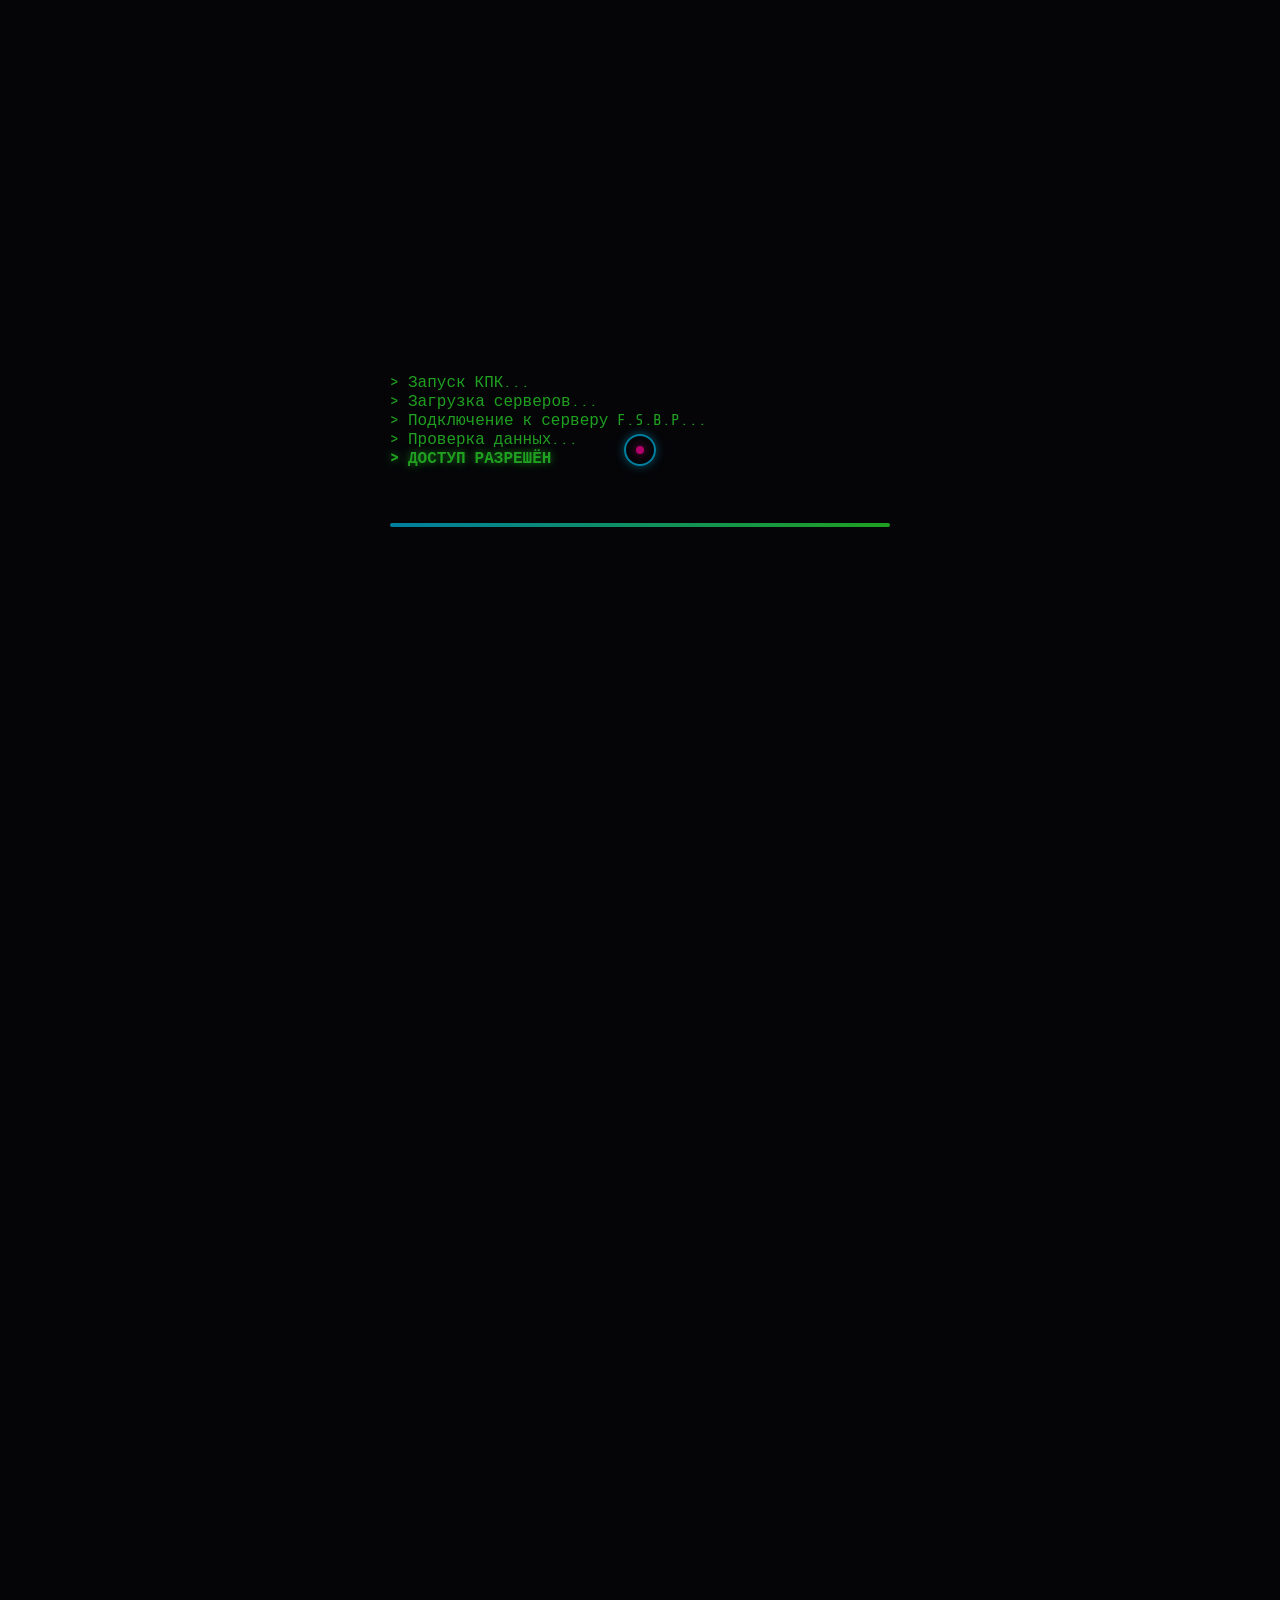
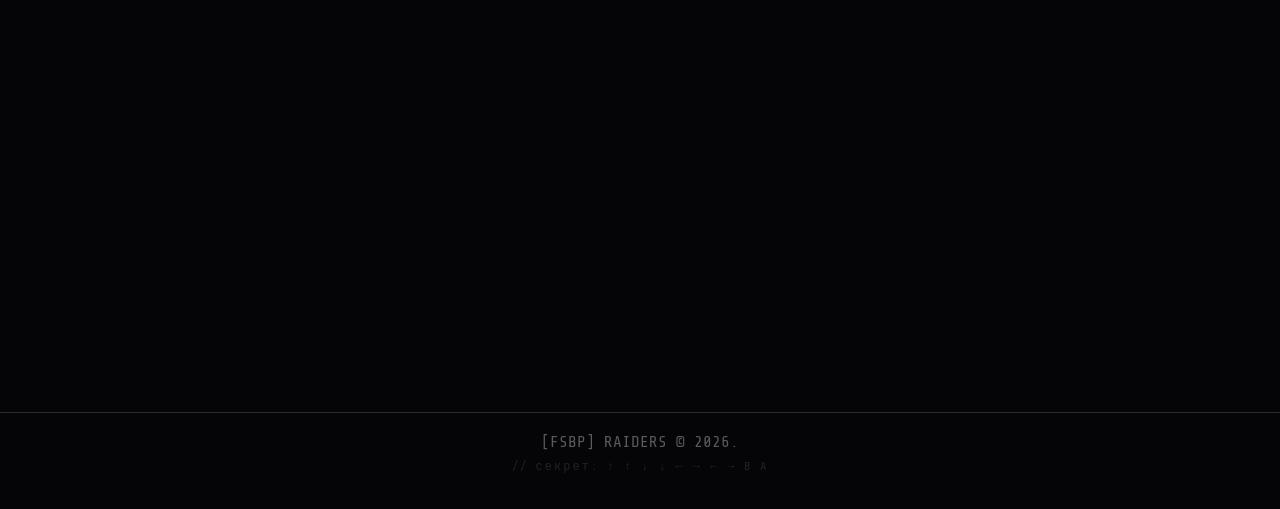
<file: index.html>
<!DOCTYPE html>
<html lang="ru" data-theme="cyberpunk">
<head>
    <meta charset="UTF-8">
    <meta name="viewport" content="width=device-width, initial-scale=1.0">
    <title>Клан Рейдеры [FSBP] | Stalzone</title>

    <!-- SEO -->
    <meta name="description" content="Клан Рейдеры [FSBP] — молодой клан с опытным руководством в Stalzone. Набор открыт. Присоединяйся!">
    <link rel="canonical" href="https://svatushka.github.io/Raiders-sz/">

    <!-- Open Graph -->
    <meta property="og:type" content="website">
    <meta property="og:title" content="Клан Рейдеры [FSBP] | Stalzone">
    <meta property="og:description" content="Молодой клан с опытным руководством. Набор открыт.">
    <meta property="og:image" content="https://svatushka.github.io/Raiders-sz/cover.jpg">
    <meta property="og:url" content="https://svatushka.github.io/Raiders-sz/">

    <!-- Twitter -->
    <meta name="twitter:card" content="summary_large_image">
    <meta name="twitter:title" content="Клан Рейдеры [FSBP]">
    <meta name="twitter:description" content="Молодой клан с опытным руководством. Набор открыт.">
    <meta name="twitter:image" content="https://svatushka.github.io/Raiders-sz/images/cover.jpg">

    <!-- Favicon -->
    <link rel="icon" type="image/png" sizes="32x32" href="images/okno.png?v=4">
    <link rel="icon" type="image/png" sizes="16x16" href="images/okno.png?v=4">
    <link rel="apple-touch-icon" href="images/okno.png?v=4">
    <link rel="shortcut icon" href="images/okno.png?v=4">

    <!-- Fonts + CSS -->
    <link rel="preconnect" href="https://fonts.googleapis.com">
    <link rel="preconnect" href="https://fonts.gstatic.com" crossorigin>
    <link href="https://fonts.googleapis.com/css2?family=Rajdhani:wght@400;600;700&family=Share+Tech+Mono&display=swap" rel="stylesheet">
    <link href="https://unpkg.com/aos@2.3.1/dist/aos.css" rel="stylesheet">
    <link rel="stylesheet" href="style.css">
</head>
<body>

    <div id="scroll-progress"></div>
    
    <!-- ================= PRELOADER ================= -->
    <div id="preloader">
        <div class="preloader-terminal">
            <div class="preloader-lines">
                <div class="preloader-line">> Запуск КПК...</div>
                <div class="preloader-line">> Загрузка серверов...</div>
                <div class="preloader-line">> Подключение к серверу F.S.B.P...</div>
                <div class="preloader-line">> Проверка данных...</div>
                <div class="preloader-line">> ДОСТУП РАЗРЕШЁН</div>
            </div>
            <div class="preloader-bar">
                <div class="preloader-bar-fill"></div>
            </div>
        </div>
    </div>

    <!-- ================= ЭМЕРДЖЕНСИ-БАННЕР (Konami) ================= -->
    <div id="emission-warning">⚠ ВНИМАНИЕ: ВЫБРОС! ⚠</div>

    <!-- ================= КАСТОМНЫЙ КУРСОР ================= -->
    <div class="cursor-dot"></div>
    <div class="cursor-ring"></div>

    <!-- ================= НАВИГАЦИЯ ================= -->
    <nav class="main-nav" aria-label="Основная навигация">
        <a href="./" class="active">Главная</a>
        <a href="roster.html">Состав</a>
        <a href="gallery.html">Галерея</a>
    </nav>

    <!-- ================= ПЕРЕКЛЮЧАТЕЛЬ ТЕМ ================= -->
    <div class="theme-switcher" role="group" aria-label="Смена темы">
        <button data-theme="cyberpunk" class="theme-btn active" title="Киберпанк" aria-label="Киберпанк"></button>
        <button data-theme="stalker" class="theme-btn" title="Сталкер" aria-label="Сталкер"></button>
        <button data-theme="matrix" class="theme-btn" title="Матрица" aria-label="Матрица"></button>
    </div>

    <!-- ================= ОБЁРТКА КОНТЕНТА ДЛЯ SHAKE ================= -->
    <div id="page-shake">

        <!-- ================= ШАПКА ================= -->
        <header class="hero">
            <div class="hero-overlay"></div>
            <div class="hero-content" data-aos="zoom-in" data-aos-duration="1500">
                <h1 class="glitch-text">Reiders [FSBP]</h1>
                <p class="subtitle"><span id="typewriter-text"></span><span class="cursor">_</span></p>
                <div class="clan-uptime">
                    <span class="uptime-label">> КЛАН АКТИВЕН:</span>
                    <span id="uptime-display">Загрузка данных...</span>
                </div>
            </div>
        </header>

        <!-- ================= О НАС ================= -->
        <section class="clan-info" data-aos="fade-right">
            <div class="info-container">
                <img src="images/avatar.png" alt="Аватар клана" class="clan-avatar" loading="lazy">
                <div class="info-text">
                    <h2>О нас</h2>
                    <p>Мы — молодой клан с опытным руководством. Наша команда состоит из проверенных наемников, имеющих за плечами большой опыт в клановой жизни.</p>
                </div>
            </div>
        </section>

        <!-- ================= БЫСТРЫЕ ССЫЛКИ ================= -->
        <section class="quick-links">
            <div class="quick-links-grid">
                <a href="roster.html" class="quick-link-card" data-aos="fade-up" data-aos-delay="100">
                    <div class="quick-link-icon">▣</div>
                    <h3>Состав клана</h3>
                    <p>Кто держит Зону под контролем</p>
                    <span class="quick-link-arrow">→</span>
                </a>
                <a href="gallery.html" class="quick-link-card" data-aos="fade-up" data-aos-delay="200">
                    <div class="quick-link-icon">◈</div>
                    <h3>Галерея / История</h3>
                    <p>Хроники клана и скриншотики</p>
                    <span class="quick-link-arrow">→</span>
                </a>
            </div>
        </section>

        <!-- ================= DISCORD CTA ================= -->
        <section class="discord-section" id="apply" data-aos="fade-up">
            <h2 class="section-title">Вступить в клан</h2>
            <div class="discord-cta">
                <p class="discord-cta-text">Готов присоединиться к рейдерам? Заходи в наш Discord — там живое общение, брифинги и приём в состав.</p>
                <a href="https://discord.gg/ВАШ_ИНВАЙТ" target="_blank" rel="noopener" class="discord-btn">
                    <svg viewBox="0 0 127.14 96.36" fill="currentColor" aria-hidden="true">
                        <path d="M107.7 8.07A105.15 105.15 0 0 0 81.47 0a72.06 72.06 0 0 0-3.36 6.83 97.68 97.68 0 0 0-29.11 0A72.37 72.37 0 0 0 45.64 0a105.89 105.89 0 0 0-26.25 8.09C2.79 32.65-1.71 56.6.54 80.21a105.73 105.73 0 0 0 32.17 16.15 77.7 77.7 0 0 0 6.89-11.11 68.42 68.42 0 0 1-10.85-5.18c.91-.66 1.8-1.34 2.66-2a75.57 75.57 0 0 0 64.32 0c.87.71 1.76 1.39 2.66 2a68.68 68.68 0 0 1-10.87 5.19 77 77 0 0 0 6.89 11.1 105.25 105.25 0 0 0 32.19-16.14c2.64-27.38-4.51-51.11-18.9-72.15ZM42.45 65.69C36.18 65.69 31 60 31 53s5-12.74 11.43-12.74S54 46 53.89 53s-5.05 12.69-11.44 12.69Zm42.24 0C78.41 65.69 73.25 60 73.25 53s5-12.74 11.44-12.74S96.23 46 96.12 53s-5.04 12.69-11.43 12.69Z"/>
                    </svg>
                    ВСТУПИТЬ В DISCORD
                </a>
            </div>
        </section>

        <!-- ================= FAQ ================= -->
        <section class="faq-section" data-aos="fade-up">
            <h2 class="section-title">FAQ</h2>
            <div class="faq-list">
                <details class="faq-item">
                    <summary class="faq-question">Как попасть в клан?</summary>
                    <div class="faq-answer">
                        <p>Кинуть заявку клана в игре / потом в дс канале.</p>
                    </div>
                </details>
                <details class="faq-item">
                    <summary class="faq-question">Какое наше расписание?</summary>
                    <div class="faq-answer">
                        <p>3/7 с 20:00 - 21:35.</p>
                    </div>
                </details>
            </div>
        </section>

        <!-- ================= ПОДВАЛ ================= -->
        <footer>
            <p>[FSBP] RAIDERS © 2026.</p>
            <p class="konami-hint">// секрет: ↑ ↑ ↓ ↓ ← → ← → B A</p>
        </footer>

    </div>

    <!-- Кнопка "Наверх" -->
    <button id="back-to-top" aria-label="Наверх">
        <span class="glitch-arrow">↑</span>
    </button>

    <script src="https://unpkg.com/aos@2.3.1/dist/aos.js"></script>
    <script src="script.js"></script>
</body>
</html>
</file>
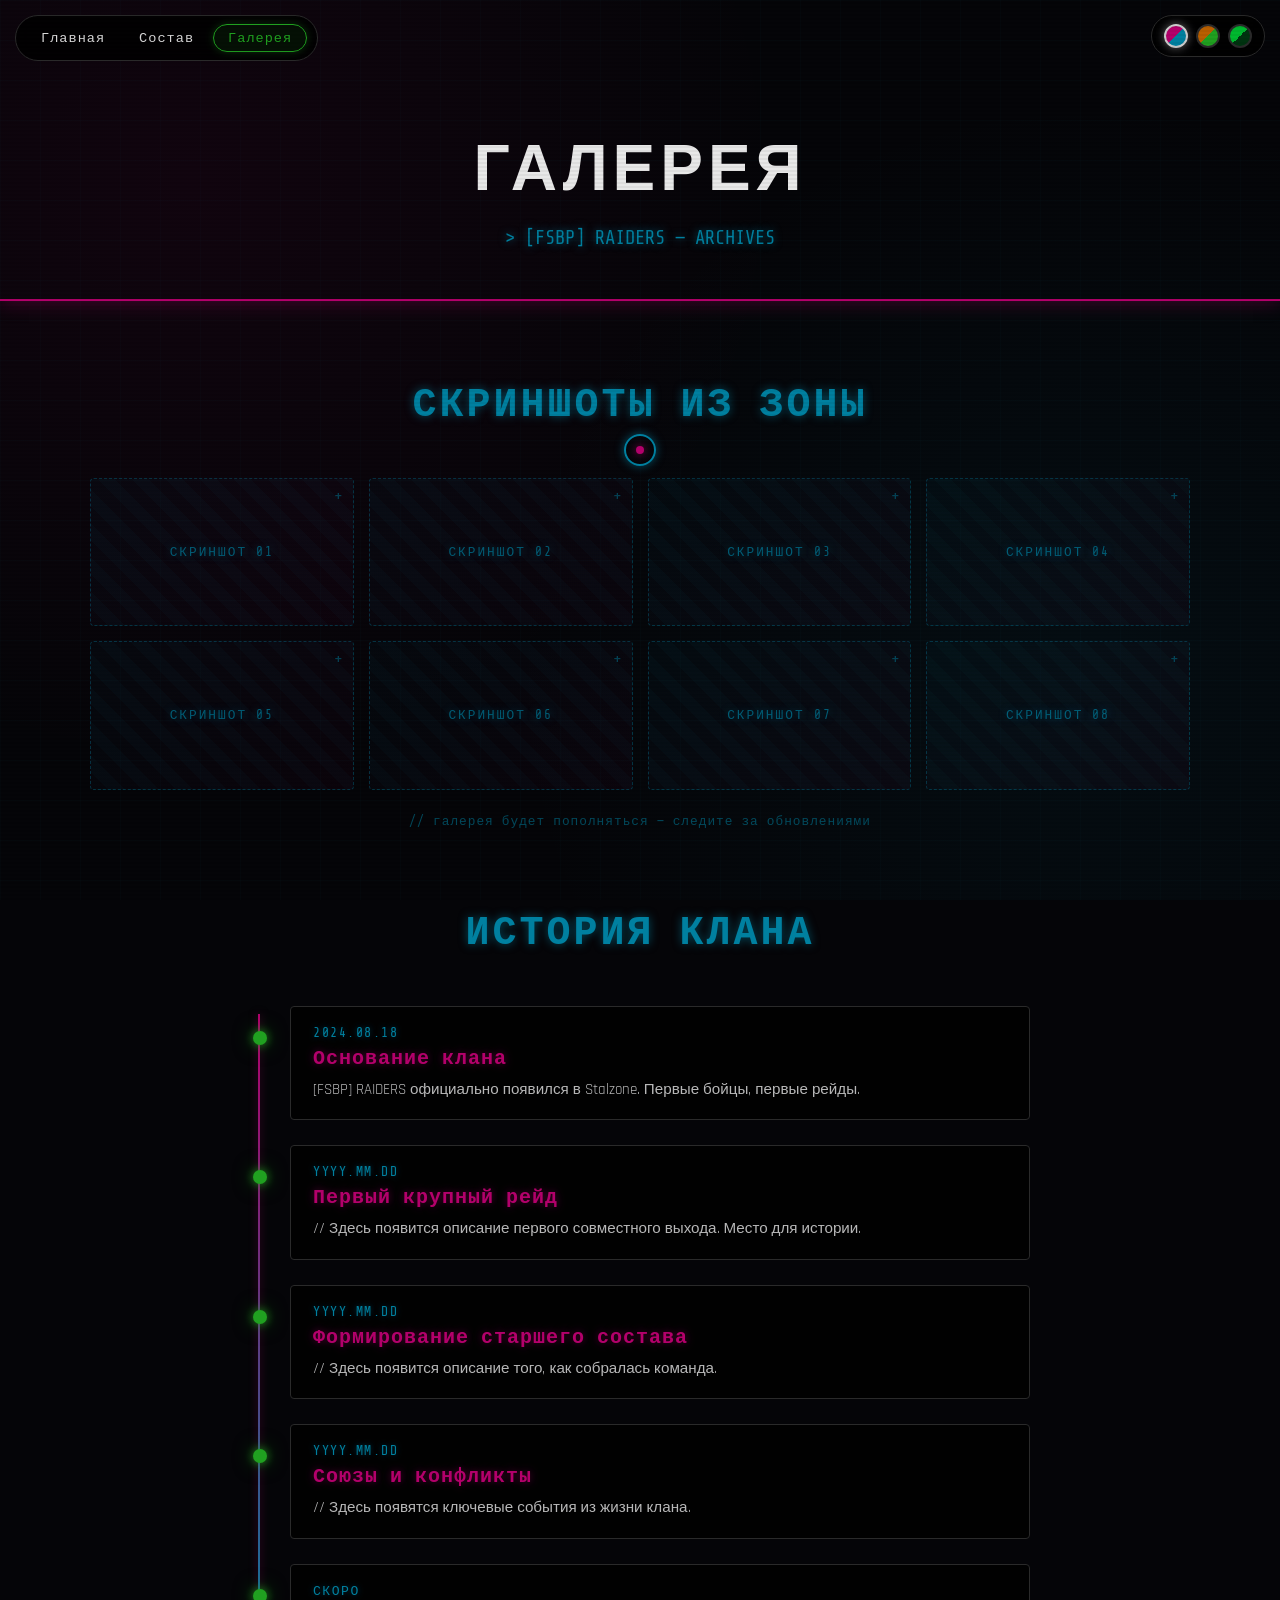
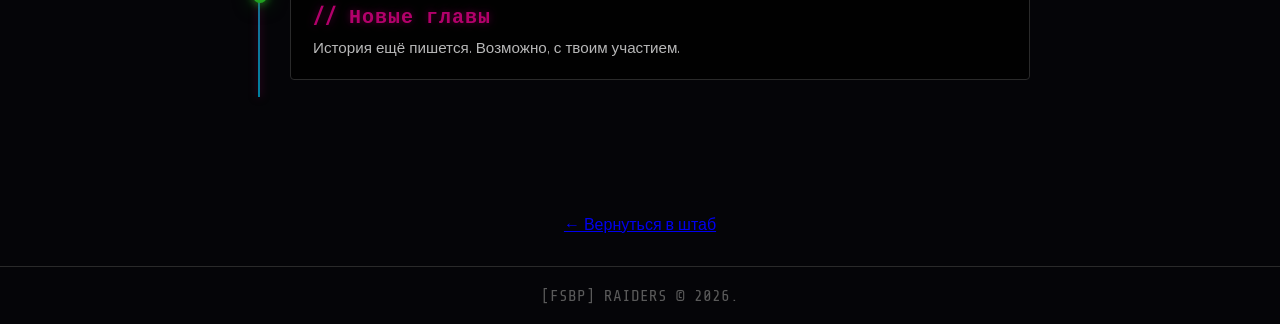
<file: gallery.html>
<!DOCTYPE html>
<html lang="ru" data-theme="cyberpunk">
<head>
    <meta charset="UTF-8">
    <meta name="viewport" content="width=device-width, initial-scale=1.0">
    <title>Галерея и история | Клан Рейдеры [FSBP]</title>

    <meta name="description" content="Скриншоты из жизни клана Рейдеры [FSBP] и хроники Зоны — история клана в датах и событиях.">
    <link rel="canonical" href="https://svatushka.github.io/Raiders-sz/gallery.html">

    <meta property="og:type" content="website">
    <meta property="og:title" content="Галерея и история | Клан Рейдеры [FSBP]">
    <meta property="og:description" content="Хроники клана в скриншотах и датах.">
    <meta property="og:image" content="https://svatushka.github.io/Raiders-sz/cover.jpg">
    <meta property="og:url" content="https://svatushka.github.io/Raiders-sz/gallery.html">

    <link rel="icon" type="image/png" sizes="32x32" href="images/okno.png?v=4">
    <link rel="icon" type="image/png" sizes="16x16" href="images/okno.png?v=4">
    <link rel="apple-touch-icon" href="images/okno.png?v=4">
    <link rel="shortcut icon" href="images/okno.png?v=4">

    <link rel="preconnect" href="https://fonts.googleapis.com">
    <link rel="preconnect" href="https://fonts.gstatic.com" crossorigin>
    <link href="https://fonts.googleapis.com/css2?family=Rajdhani:wght@400;600;700&family=Share+Tech+Mono&display=swap" rel="stylesheet">
    <link href="https://unpkg.com/aos@2.3.1/dist/aos.css" rel="stylesheet">
    <link rel="stylesheet" href="style.css">
</head>
<body>

    <div id="scroll-progress"></div>

    <div class="cursor-dot"></div>
    <div class="cursor-ring"></div>

    <nav class="main-nav" aria-label="Основная навигация">
        <a href="./">Главная</a>
        <a href="roster.html">Состав</a>
        <a href="gallery.html" class="active">Галерея</a>
    </nav>

    <div class="theme-switcher" role="group" aria-label="Смена темы">
        <button data-theme="cyberpunk" class="theme-btn active" title="Киберпанк" aria-label="Киберпанк"></button>
        <button data-theme="stalker" class="theme-btn" title="Сталкер" aria-label="Сталкер"></button>
        <button data-theme="matrix" class="theme-btn" title="Матрица" aria-label="Матрица"></button>
    </div>

    <div id="page-shake">

        <header class="page-header">
            <h1 class="glitch-text">Галерея</h1>
            <p class="subtitle">&gt; [FSBP] RAIDERS — ARCHIVES</p>
        </header>

        <!-- ГАЛЕРЕЯ (заглушки) -->
        <section class="gallery-section" id="gallery">
            <h2 class="section-title" data-aos="fade-up">Скриншоты из Зоны</h2>
            <div class="gallery-grid" data-aos="fade-up">
                <div class="gallery-item placeholder"><span>СКРИНШОТ 01</span></div>
                <div class="gallery-item placeholder"><span>СКРИНШОТ 02</span></div>
                <div class="gallery-item placeholder"><span>СКРИНШОТ 03</span></div>
                <div class="gallery-item placeholder"><span>СКРИНШОТ 04</span></div>
                <div class="gallery-item placeholder"><span>СКРИНШОТ 05</span></div>
                <div class="gallery-item placeholder"><span>СКРИНШОТ 06</span></div>
                <div class="gallery-item placeholder"><span>СКРИНШОТ 07</span></div>
                <div class="gallery-item placeholder"><span>СКРИНШОТ 08</span></div>
            </div>
            <p class="gallery-note">// галерея будет пополняться — следите за обновлениями</p>
        </section>

        <!-- ИСТОРИЯ КЛАНА (заглушки) -->
        <section class="timeline-section" id="history">
            <h2 class="section-title" data-aos="fade-up">История клана</h2>
            <div class="timeline">
                <div class="timeline-item" data-aos="fade-right">
                    <div class="timeline-date">2024.08.18</div>
                    <h3>Основание клана</h3>
                    <p>[FSBP] RAIDERS официально появился в Stalzone. Первые бойцы, первые рейды.</p>
                </div>
                <div class="timeline-item" data-aos="fade-right">
                    <div class="timeline-date">YYYY.MM.DD</div>
                    <h3>Первый крупный рейд</h3>
                    <p>// Здесь появится описание первого совместного выхода. Место для истории.</p>
                </div>
                <div class="timeline-item" data-aos="fade-right">
                    <div class="timeline-date">YYYY.MM.DD</div>
                    <h3>Формирование старшего состава</h3>
                    <p>// Здесь появится описание того, как собралась команда.</p>
                </div>
                <div class="timeline-item" data-aos="fade-right">
                    <div class="timeline-date">YYYY.MM.DD</div>
                    <h3>Союзы и конфликты</h3>
                    <p>// Здесь появятся ключевые события из жизни клана.</p>
                </div>
                <div class="timeline-item" data-aos="fade-right">
                    <div class="timeline-date">СКОРО</div>
                    <h3>// Новые главы</h3>
                    <p>История ещё пишется. Возможно, с твоим участием.</p>
                </div>
            </div>
        </section>

        <section class="roster-back-section" data-aos="fade-up">
            <a href="./" class="error-back">← Вернуться в штаб</a>
        </section>

        <footer>
            <p>[FSBP] RAIDERS © 2026.</p>
        </footer>

    </div>

    <button id="back-to-top" aria-label="Наверх">
        <span class="glitch-arrow">↑</span>
    </button>

    <script src="https://unpkg.com/aos@2.3.1/dist/aos.js"></script>
    <script src="script.js"></script>
</body>
</html>
</file>
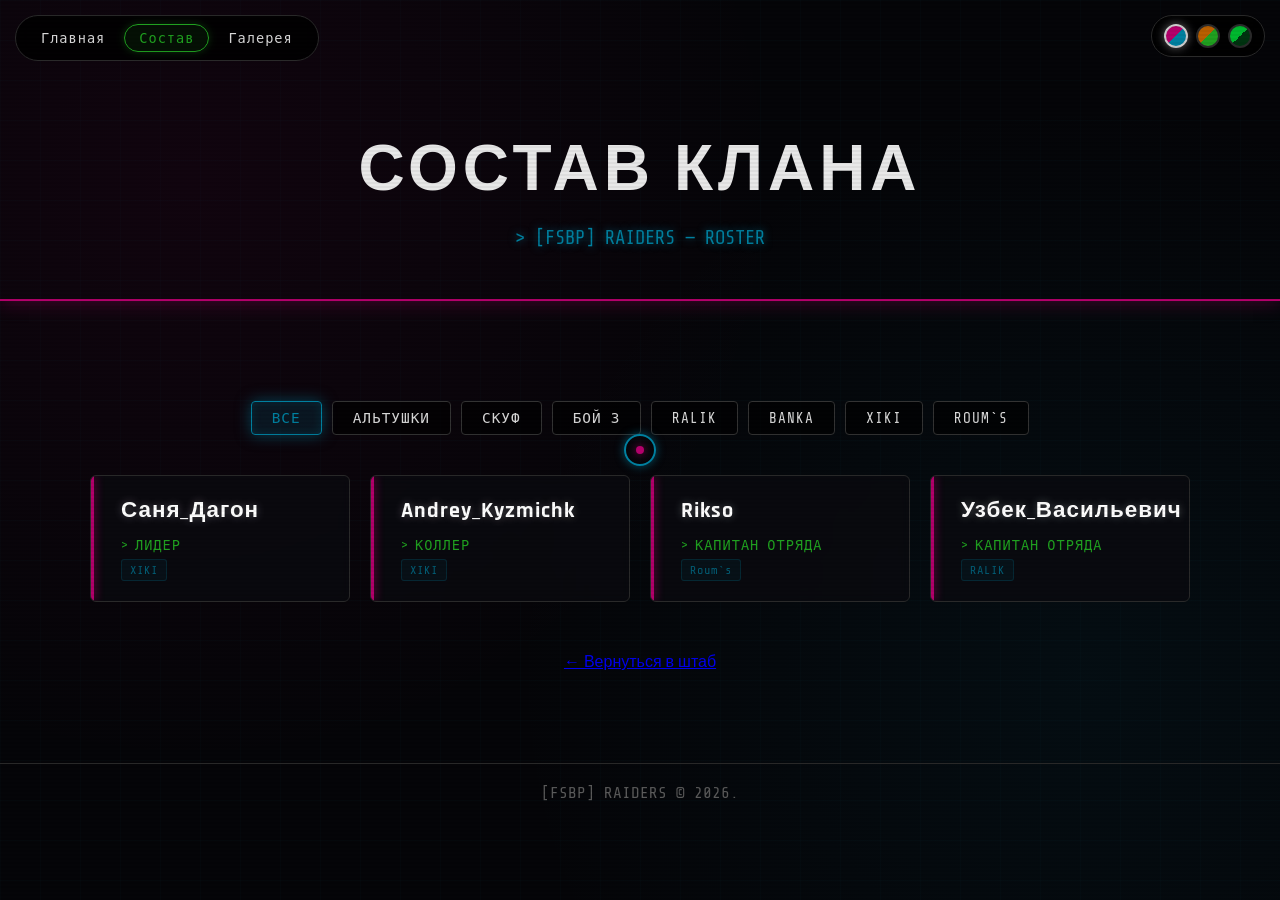
<file: roster.html>
<!DOCTYPE html>
<html lang="ru" data-theme="cyberpunk">
<head>
    <meta charset="UTF-8">
    <meta name="viewport" content="width=device-width, initial-scale=1.0">
    <title>Состав клана | Клан Рейдеры [FSBP]</title>

    <meta name="description" content="Старший состав клана Рейдеры [FSBP]. Лидер, коллер, штурмовики, хакеры и снайперы — кто стоит на страже Зоны.">
    <link rel="canonical" href="https://svatushka.github.io/Raiders-sz/roster.html">

    <meta property="og:type" content="website">
    <meta property="og:title" content="Старший состав | Клан Рейдеры [FSBP]">
    <meta property="og:description" content="Кто стоит на страже Зоны — полный состав клана.">
    <meta property="og:image" content="https://svatushka.github.io/Raiders-sz/cover.jpg">
    <meta property="og:url" content="https://svatushka.github.io/Raiders-sz/roster.html">

    <link rel="icon" type="image/png" sizes="32x32" href="images/okno.png?v=4">
    <link rel="icon" type="image/png" sizes="16x16" href="images/okno.png?v=4">
    <link rel="apple-touch-icon" href="images/okno.png?v=4">
    <link rel="shortcut icon" href="images/okno.png?v=4">

    <link rel="preconnect" href="https://fonts.googleapis.com">
    <link rel="preconnect" href="https://fonts.gstatic.com" crossorigin>
    <link href="https://fonts.googleapis.com/css2?family=Rajdhani:wght@400;600;700&family=Share+Tech+Mono&display=swap" rel="stylesheet">
    <link href="https://unpkg.com/aos@2.3.1/dist/aos.css" rel="stylesheet">
    <link rel="stylesheet" href="style.css">
</head>
<body>

    <div id="scroll-progress"></div>

    <div class="cursor-dot"></div>
    <div class="cursor-ring"></div>

    <nav class="main-nav" aria-label="Основная навигация">
        <a href="./">Главная</a>
        <a href="roster.html" class="active">Состав</a>
        <a href="gallery.html">Галерея</a>
    </nav>

    <div class="theme-switcher" role="group" aria-label="Смена темы">
        <button data-theme="cyberpunk" class="theme-btn active" title="Киберпанк" aria-label="Киберпанк"></button>
        <button data-theme="stalker" class="theme-btn" title="Сталкер" aria-label="Сталкер"></button>
        <button data-theme="matrix" class="theme-btn" title="Матрица" aria-label="Матрица"></button>
    </div>

    <div id="page-shake">

        <header class="page-header">
            <h1 class="glitch-text">Состав клана</h1>
            <p class="subtitle">&gt; [FSBP] RAIDERS — ROSTER</p>
        </header>

        <section class="roster-section" id="roster">
            
            <!-- Фильтры будут сгенерированы автоматически через script.js -->
            <div class="roster-filters" id="roster-filters" data-aos="fade-up"></div>

            <!-- Сетка игроков будет сгенерирована автоматически через script.js -->
            <div class="player-grid" id="player-grid" data-aos="fade-up" data-aos-delay="100"></div>

            <div class="roster-back" data-aos="fade-up">
                <a href="./" class="error-back">← Вернуться в штаб</a>
            </div>
        </section>

        <footer>
            <p>[FSBP] RAIDERS © 2026.</p>
        </footer>

    </div>

    <button id="back-to-top" aria-label="Наверх">
        <span class="glitch-arrow">↑</span>
    </button>

    <script src="https://unpkg.com/aos@2.3.1/dist/aos.js"></script>
    <script src="script.js"></script>
</body>
</html>
</file>
<file: style.css>
/* ============================================================
   [FSBP] RAIDERS — style.css  
   ============================================================ */

/* --- ТЕМЫ --- */
:root {
    /* Основные акценты  */
    --neon-pink: #b3006b;
    --neon-pink-rgb: 179, 0, 107;

    --neon-blue: #0080a0;
    --neon-blue-rgb: 0, 128, 160;

    --stalker-green: #20a020;
    --stalker-green-rgb: 32, 160, 32;

    --bg-dark: #050508;
    --text-color: #d8d8d8;

    --accent-1: var(--neon-pink);
    --accent-2: var(--neon-blue);
    --discord: #5865f2;
    --discord-rgb: 88, 101, 242;
}

[data-theme="stalker"] {
    --neon-pink: #b85f00;
    --neon-pink-rgb: 184, 95, 0;

    --neon-blue: #20a020;
    --neon-blue-rgb: 32, 160, 32;

    --stalker-green: #20a020;
    --stalker-green-rgb: 32, 160, 32;

    --bg-dark: #070503;
    --text-color: #c4b894;
}

[data-theme="matrix"] {
    --neon-pink: #00b82f;
    --neon-pink-rgb: 0, 184, 47;

    --neon-blue: #008022;
    --neon-blue-rgb: 0, 128, 34;

    --stalker-green: #00b82f;
    --stalker-green-rgb: 0, 184, 47;

    --bg-dark: #000000;
    --text-color: #9fd89f;
}

* {
    box-sizing: border-box;
    margin: 0;
    padding: 0;
}

html { scroll-behavior: smooth; }

body {
    font-family: 'Rajdhani', sans-serif;
    background-color: var(--bg-dark);
    color: var(--text-color);
    overflow-x: hidden;
    min-height: 100vh;
    position: relative;
    background-image:
        radial-gradient(circle at 15% 20%, rgba(var(--neon-pink-rgb), 0.07) 0%, transparent 45%),
        radial-gradient(circle at 85% 75%, rgba(var(--neon-blue-rgb), 0.07) 0%, transparent 45%),
        linear-gradient(rgba(var(--neon-blue-rgb), 0.025) 1px, transparent 1px),
        linear-gradient(90deg, rgba(var(--neon-blue-rgb), 0.025) 1px, transparent 1px);
    background-size: auto, auto, 40px 40px, 40px 40px;
    background-attachment: fixed;
    background-repeat: no-repeat, no-repeat, repeat, repeat;
}

[data-theme="matrix"] body,
body[data-theme="matrix"] {
    background-image:
        radial-gradient(circle at 50% 50%, rgba(var(--stalker-green-rgb), 0.06), transparent 60%),
        linear-gradient(rgba(var(--stalker-green-rgb), 0.04) 1px, transparent 1px),
        linear-gradient(90deg, rgba(var(--stalker-green-rgb), 0.04) 1px, transparent 1px);
}

/* --- SCANLINES + CRT --- */
body::after {
    content: '';
    position: fixed;
    inset: 0;
    pointer-events: none;
    z-index: 9998;
    background: repeating-linear-gradient(
        to bottom,
        rgba(0, 0, 0, 0) 0,
        rgba(0, 0, 0, 0) 2px,
        rgba(0, 0, 0, 0.18) 3px,
        rgba(0, 0, 0, 0) 4px
    );
    background-position: 0 var(--scanline-offset, 0px);
    opacity: 0.5;
    animation: crt-flicker 8s infinite;
    will-change: background-position;
}

body.is-scrolling::after {
    animation: none;
}

body.is-scrolling #page-shake {
    filter: brightness(1.03);
    transition: filter 0.2s;
}

@keyframes crt-flicker {
    0%, 100% { opacity: 0.5; }
    50% { opacity: 0.6; }
    95% { opacity: 0.4; }
}

.hidden { display: none !important; }

/* ============================================================
   SCROLL PROGRESS BAR
   ============================================================ */
#scroll-progress {
    position: fixed;
    top: 0;
    left: 0;
    height: 3px;
    width: 0;
    background: linear-gradient(90deg, var(--neon-pink), var(--neon-blue));
    box-shadow: 0 0 8px rgba(var(--neon-pink-rgb), 0.7),
                0 0 16px rgba(var(--neon-blue-rgb), 0.5);
    z-index: 100000;
    pointer-events: none;
    transition: width 0.08s linear;
    will-change: width;
}

/* ============================================================
   PRELOADER
   ============================================================ */
#preloader {
    position: fixed;
    inset: 0;
    background: var(--bg-dark);
    z-index: 99999;
    display: flex;
    align-items: center;
    justify-content: center;
    transition: opacity 0.6s, visibility 0.6s;
}
#preloader.hide {
    opacity: 0;
    visibility: hidden;
    pointer-events: none;
}
.preloader-terminal {
    width: 90%;
    max-width: 500px;
    font-family: 'Share Tech Mono', monospace;
    color: var(--stalker-green);
    font-size: 1rem;
}
.preloader-lines { margin-bottom: 20px; min-height: 130px; }
.preloader-line {
    opacity: 0;
    animation: preloader-line-in 0.35s forwards;
}
.preloader-line:nth-child(1) { animation-delay: 0.1s; }
.preloader-line:nth-child(2) { animation-delay: 0.5s; }
.preloader-line:nth-child(3) { animation-delay: 0.9s; }
.preloader-line:nth-child(4) { animation-delay: 1.3s; }
.preloader-line:nth-child(5) {
    animation-delay: 1.7s;
    color: var(--stalker-green);
    font-weight: bold;
    text-shadow: 0 0 8px rgba(var(--stalker-green-rgb), 0.8);
}
@keyframes preloader-line-in {
    from { opacity: 0; transform: translateX(-10px); }
    to { opacity: 1; transform: translateX(0); }
}
.preloader-bar {
    height: 4px;
    background: #1a1a1a;
    border-radius: 2px;
    overflow: hidden;
}
.preloader-bar-fill {
    height: 100%;
    width: 0;
    background: linear-gradient(90deg, var(--neon-blue), var(--stalker-green));
    animation: preloader-fill 1.9s ease-out forwards;
    box-shadow: 0 0 8px rgba(var(--stalker-green-rgb), 0.6);
}
@keyframes preloader-fill {
    to { width: 100%; }
}

/* ============================================================
   EMISSION (Konami)
   ============================================================ */
body.emission #page-shake {
    animation: emission-shake 0.4s infinite;
    will-change: transform;
}

body.emission::before {
    content: '';
    position: fixed;
    inset: 0;
    background: rgba(140, 0, 0, 0.18);
    pointer-events: none;
    z-index: 9997;
    animation: emission-pulse 0.8s infinite alternate;
}

@keyframes emission-shake {
    0%, 100% { transform: translate(0, 0); }
    25% { transform: translate(-2px, 1px); }
    50% { transform: translate(1px, -2px); }
    75% { transform: translate(2px, 2px); }
}
@keyframes emission-pulse {
    from { opacity: 0.08; }
    to { opacity: 0.3; }
}

#emission-warning {
    position: fixed;
    top: 0; left: 0; right: 0;
    background: #990000;
    color: #fff;
    text-align: center;
    padding: calc(14px + env(safe-area-inset-top)) 14px 14px;
    font-family: 'Share Tech Mono', monospace;
    font-weight: bold;
    font-size: 1.1rem;
    letter-spacing: 4px;
    z-index: 100000;
    transform: translateY(-100%);
    transition: transform 0.35s ease;
}
#emission-warning.show {
    transform: translateY(0);
    animation: warn-blink 0.5s infinite alternate;
}
@keyframes warn-blink {
    from { background: #990000; }
    to   { background: #4a0000; }
}

/* ============================================================
   КАСТОМНЫЙ КУРСОР
   ============================================================ */
.cursor-dot, .cursor-ring { display: none; }

@media (pointer: fine) {
    body { cursor: none; }
    a, button, select, .theme-btn, .discord-btn { cursor: none; }

    .cursor-dot, .cursor-ring {
        display: block;
        position: fixed;
        top: 0; left: 0;
        pointer-events: none;
        border-radius: 50%;
        z-index: 99999;
        transform: translate(-50%, -50%);
        will-change: transform;
    }
    .cursor-dot {
        width: 8px;
        height: 8px;
        background: var(--accent-1);
        box-shadow: 0 0 8px rgba(var(--neon-pink-rgb), 0.7);
    }
    .cursor-ring {
        width: 32px;
        height: 32px;
        border: 2px solid var(--accent-2);
        box-shadow: 0 0 10px rgba(var(--neon-blue-rgb), 0.6);
        transition: width 0.2s, height 0.2s, border-color 0.2s;
    }
    .cursor-ring.hover {
        width: 50px;
        height: 50px;
        border-color: var(--accent-1);
        box-shadow: 0 0 14px rgba(var(--neon-pink-rgb), 0.7);
    }
}

@media (pointer: coarse) {
    body { cursor: auto; }
    .cursor-dot, .cursor-ring { display: none; }
}
/* ============================================================
   FAQ
   ============================================================ */
.faq-section {
    padding: 60px 20px;
    display: flex;
    flex-direction: column;
    align-items: center;
    position: relative;
    z-index: 1;
}

.faq-list {
    max-width: 800px;
    width: 100%;
    display: flex;
    flex-direction: column;
    gap: 15px;
}

.faq-item {
    background: rgba(0, 0, 0, 0.85);
    border: 1px solid #2a2a2a;
    border-radius: 6px;
    overflow: hidden;
    transition: border-color 0.3s, box-shadow 0.3s;
}

.faq-item[open] {
    border-color: var(--neon-pink);
    box-shadow: 0 0 15px rgba(var(--neon-pink-rgb), 0.2);
}

.faq-question {
    font-family: 'Share Tech Mono', monospace;
    font-size: 1.1rem;
    color: var(--neon-blue);
    padding: 18px 20px;
    cursor: pointer;
    list-style: none; /* убираем стандартный маркер */
    position: relative;
    transition: color 0.3s;
    text-shadow: 0 0 6px rgba(var(--neon-blue-rgb), 0.5);
}

/* Убираем стандартную стрелку в WebKit */
.faq-question::-webkit-details-marker {
    display: none;
}

/* Кастомный маркер + / − */
.faq-question::after {
    content: '+';
    position: absolute;
    right: 20px;
    top: 50%;
    transform: translateY(-50%);
    font-size: 1.4rem;
    color: var(--neon-pink);
    transition: transform 0.3s;
}

.faq-item[open] .faq-question::after {
    content: '−';
}

.faq-question:hover {
    color: var(--neon-pink);
}

.faq-answer {
    padding: 0 20px 18px 20px;
    font-family: 'Rajdhani', sans-serif;
    color: var(--text-color);
    line-height: 1.6;
    font-size: 1rem;
    border-top: 1px solid rgba(255, 255, 255, 0.05);
}

.faq-answer p {
    margin-top: 12px;
    opacity: 0.9;
}
/* ============================================================
   ПЕРЕКЛЮЧАТЕЛЬ ТЕМ
   ============================================================ */
.theme-switcher {
    position: fixed;
    top: 15px;
    right: 15px;
    display: flex;
    gap: 8px;
    padding: 8px 12px;
    background: rgba(0, 0, 0, 0.8);
    border: 1px solid #2a2a2a;
    border-radius: 30px;
    z-index: 1000;
    backdrop-filter: blur(10px);
}
.theme-btn {
    width: 24px;
    height: 24px;
    border-radius: 50%;
    border: 2px solid #2a2a2a;
    padding: 0;
    transition: transform 0.2s, border-color 0.2s, box-shadow 0.2s;
}
.theme-btn[data-theme="cyberpunk"] {
    background: linear-gradient(135deg, #b3006b 50%, #0080a0 50%);
}
.theme-btn[data-theme="stalker"] {
    background: linear-gradient(135deg, #b85f00 50%, #20a020 50%);
}
.theme-btn[data-theme="matrix"] {
    background: linear-gradient(135deg, #00b82f 50%, #003310 50%);
}
.theme-btn:hover { transform: scale(1.2); border-color: #ccc; }
.theme-btn.active {
    border-color: #ccc;
    box-shadow: 0 0 10px rgba(200, 200, 200, 0.5);
}

/* ============================================================
   ШАПКА / HERO
   ============================================================ */
.hero {
    position: relative;
    height: 70vh;
    width: 100%;
    display: flex;
    justify-content: center;
    align-items: center;
    text-align: center;
    overflow: hidden;
    border-bottom: 2px solid var(--neon-pink);
    box-shadow: 0 0 18px rgba(var(--neon-pink-rgb), 0.4);
    z-index: 1;
    background: linear-gradient(rgba(5, 5, 8, 0.7), rgba(5, 5, 8, 0.85)),
                url('images/cover.jpg') no-repeat center center;
    background-size: cover;
}
.hero-overlay {
    position: absolute;
    inset: 0;
    z-index: 1;
}
.hero-content { position: relative; z-index: 2; }

.glitch-text {
    font-size: 4rem;
    color: #e8e8e8;
    text-transform: uppercase;
    letter-spacing: 5px;
    position: relative;
    animation: neon-flicker 3s infinite alternate;
}

@keyframes neon-flicker {
    0%, 100% {
        text-shadow: 0 0 4px #e8e8e8, 0 0 8px #e8e8e8,
                     0 0 16px rgba(var(--neon-pink-rgb), 0.8),
                     0 0 30px rgba(var(--neon-pink-rgb), 0.5);
        transform: translate(0, 0);
    }
    10%, 12% {
        text-shadow: -2px 0 var(--neon-blue), 2px 0 var(--neon-pink);
        transform: translate(1px, -1px);
    }
    14%, 16% {
        text-shadow: 2px 0 var(--neon-blue), -2px 0 var(--neon-pink);
        transform: translate(-1px, 1px);
    }
    18%, 80% {
        text-shadow: 0 0 4px #e8e8e8, 0 0 8px #e8e8e8,
                     0 0 16px rgba(var(--neon-pink-rgb), 0.8),
                     0 0 30px rgba(var(--neon-pink-rgb), 0.5);
        transform: translate(0, 0);
    }
    82% {
        text-shadow: -3px 0 var(--neon-blue), 3px 0 var(--neon-pink);
        transform: translate(2px, -2px);
    }
    84% {
        text-shadow: 3px 0 var(--neon-blue), -3px 0 var(--neon-pink);
        transform: translate(-2px, 2px);
    }
    86%, 100% {
        text-shadow: 0 0 4px #e8e8e8, 0 0 8px #e8e8e8,
                     0 0 16px rgba(var(--neon-pink-rgb), 0.8),
                     0 0 30px rgba(var(--neon-pink-rgb), 0.5);
        transform: translate(0, 0);
    }
}

.subtitle {
    font-family: 'Share Tech Mono', monospace;
    color: var(--neon-blue);
    font-size: 1.2rem;
    margin-top: 15px;
    text-shadow: 0 0 8px rgba(var(--neon-blue-rgb), 0.7);
}

/* ============================================================
   СЕКЦИИ
   ============================================================ */
.clan-info,
.roster-section,
.discord-section {
    padding: 60px 20px;
    display: flex;
    flex-direction: column;
    align-items: center;
    position: relative;
    z-index: 1;
}

.section-title {
    font-size: 2.5rem;
    color: var(--neon-blue);
    text-transform: uppercase;
    letter-spacing: 3px;
    margin-bottom: 40px;
    text-shadow: 0 0 10px rgba(var(--neon-blue-rgb), 0.6);
    font-family: 'Share Tech Mono', monospace;
    text-align: center;
}

/* --- О НАС --- */
.info-container {
    display: flex;
    align-items: center;
    max-width: 900px;
    background: rgba(0, 0, 0, 0.85);
    border: 1px solid var(--neon-blue);
    box-shadow: 0 0 12px rgba(var(--neon-blue-rgb), 0.25),
                inset 0 0 12px rgba(var(--neon-blue-rgb), 0.08);
    padding: 30px;
    border-radius: 10px;
    gap: 30px;
}
.clan-avatar {
    width: 200px;
    height: 200px;
    border-radius: 50%;
    border: 3px solid var(--neon-pink);
    box-shadow: 0 0 15px rgba(var(--neon-pink-rgb), 0.5);
    object-fit: cover;
    flex-shrink: 0;
}
.info-text h2 {
    font-size: 2rem;
    color: var(--neon-pink);
    text-shadow: 0 0 10px rgba(var(--neon-pink-rgb), 0.6);
    margin-bottom: 15px;
}

/* ============================================================
   СОСТАВ: ФИЛЬТРЫ И КАРТОЧКИ ИГРОКОВ
   ============================================================ */
.roster-filters {
    display: flex;
    flex-wrap: wrap;
    justify-content: center;
    gap: 10px;
    margin-bottom: 40px;
    max-width: 900px;
}

.filter-btn {
    background: rgba(0, 0, 0, 0.6);
    border: 1px solid #333;
    color: var(--text-color);
    padding: 8px 20px;
    font-family: 'Share Tech Mono', monospace;
    font-size: 0.9rem;
    letter-spacing: 1px;
    border-radius: 4px;
    cursor: pointer;
    transition: all 0.3s;
    text-transform: uppercase;
}

.filter-btn:hover {
    border-color: var(--neon-blue);
    color: var(--neon-blue);
    box-shadow: 0 0 10px rgba(var(--neon-blue-rgb), 0.3);
}

.filter-btn.active {
    background: rgba(var(--neon-blue-rgb), 0.15);
    border-color: var(--neon-blue);
    color: var(--neon-blue);
    box-shadow: 0 0 15px rgba(var(--neon-blue-rgb), 0.5), inset 0 0 10px rgba(var(--neon-blue-rgb), 0.2);
}

.player-grid {
    display: grid;
    grid-template-columns: repeat(auto-fill, minmax(260px, 1fr));
    gap: 20px;
    width: 100%;
    max-width: 1100px;
    margin: 0 auto;
}

.player-card {
    background: rgba(10, 10, 15, 0.8);
    border: 1px solid #2a2a2a;
    border-radius: 6px;
    padding: 20px;
    display: flex;
    flex-direction: column;
    gap: 12px;
    position: relative;
    overflow: hidden;
    transition: all 0.3s ease;
    backdrop-filter: blur(5px);
    /* Анимация появления при фильтрации */
    animation: card-appear 0.4s ease forwards;
}

@keyframes card-appear {
    from { opacity: 0; transform: translateY(10px); }
    to { opacity: 1; transform: translateY(0); }
}

.player-card::before {
    content: '';
    position: absolute;
    top: 0; left: 0;
    width: 3px;
    height: 100%;
    background: var(--neon-pink);
    box-shadow: 0 0 10px var(--neon-pink);
    transition: width 0.3s;
}

.player-card:hover {
    border-color: var(--neon-pink);
    box-shadow: 0 0 20px rgba(var(--neon-pink-rgb), 0.25);
    transform: translateY(-3px);
}

.player-card:hover::before {
    width: 5px;
}

.player-name {
    font-family: 'Rajdhani', sans-serif;
    font-size: 1.4rem;
    font-weight: 700;
    color: #fff;
    letter-spacing: 1px;
    margin: 0;
    padding-left: 10px;
    text-shadow: 0 0 8px rgba(255, 255, 255, 0.3);
}

.player-info {
    display: flex;
    flex-direction: column;
    gap: 6px;
    padding-left: 10px;
    margin-top: auto;
}

.player-role {
    font-family: 'Share Tech Mono', monospace;
    font-size: 0.85rem;
    color: var(--stalker-green);
    letter-spacing: 1px;
    text-transform: uppercase;
    display: flex;
    align-items: center;
    gap: 6px;
}

.player-role::before {
    content: '>';
    color: var(--stalker-green);
    font-size: 0.8rem;
}

.player-squad {
    font-family: 'Share Tech Mono', monospace;
    font-size: 0.75rem;
    color: var(--neon-blue);
    opacity: 0.7;
    letter-spacing: 1px;
    padding: 3px 8px;
    background: rgba(var(--neon-blue-rgb), 0.1);
    border: 1px solid rgba(var(--neon-blue-rgb), 0.3);
    border-radius: 3px;
    align-self: flex-start;
}

/* Класс для скрытия карточек при фильтрации */
.player-card.hidden {
    display: none;
}

/* --- DISCORD CTA --- */
.discord-cta {
    max-width: 600px;
    width: 100%;
    padding: 32px 24px;
    background: rgba(var(--discord-rgb), 0.1);
    border: 2px solid var(--discord);
    border-radius: 8px;
    text-align: center;
    box-shadow: 0 0 18px rgba(var(--discord-rgb), 0.25);
}
.discord-cta-text {
    color: var(--text-color);
    margin-bottom: 20px;
    font-family: 'Share Tech Mono', monospace;
    font-size: 0.95rem;
    line-height: 1.6;
}
.discord-btn {
    display: inline-flex;
    align-items: center;
    gap: 10px;
    padding: 14px 28px;
    background: var(--discord);
    color: #fff;
    text-decoration: none;
    border-radius: 6px;
    font-family: 'Rajdhani', sans-serif;
    font-size: 1.1rem;
    font-weight: 700;
    letter-spacing: 1.5px;
    transition: all 0.3s;
    animation: discord-pulse 2s infinite;
}
.discord-btn:hover {
    background: #4752c4;
    transform: translateY(-3px);
}
.discord-btn svg { width: 24px; height: 24px; }
@keyframes discord-pulse {
    0%, 100% { box-shadow: 0 0 16px rgba(var(--discord-rgb), 0.4); }
    50%      { box-shadow: 0 0 24px rgba(var(--discord-rgb), 0.7); }
}

/* ============================================================
   TERMINAL-BORDER (404)
   ============================================================ */
.terminal-border {
    width: 100%;
    max-width: 600px;
    background: rgba(0, 0, 0, 0.92);
    border: 2px solid var(--stalker-green);
    box-shadow: 0 0 12px rgba(var(--stalker-green-rgb), 0.35);
    padding: 30px;
    position: relative;
}
.terminal-border::before,
.terminal-border::after {
    content: '';
    position: absolute;
    width: 20px;
    height: 20px;
    border: 2px solid var(--neon-pink);
}
.terminal-border::before {
    top: -2px; left: -2px;
    border-right: none; border-bottom: none;
}
.terminal-border::after {
    bottom: -2px; right: -2px;
    border-left: none; border-top: none;
}

/* ============================================================
   ПОДВАЛ
   ============================================================ */
footer {
    text-align: center;
    padding: 20px;
    border-top: 1px solid #2a2a2a;
    font-family: 'Share Tech Mono', monospace;
    color: #5a5a5a;
    position: relative;
    z-index: 1;
}
.konami-hint {
    margin-top: 8px;
    font-size: 0.75rem;
    opacity: 0.35;
    letter-spacing: 2px;
}

/* ============================================================
   КНОПКА "НАВЕРХ"
   ============================================================ */
#back-to-top {
    position: fixed;
    bottom: 30px;
    right: 30px;
    width: 50px;
    height: 50px;
    border-radius: 50%;
    background: rgba(5, 5, 8, 0.92);
    border: 2px solid var(--neon-pink);
    color: var(--neon-pink);
    font-size: 1.5rem;
    z-index: 999;
    display: flex;
    align-items: center;
    justify-content: center;
    opacity: 0;
    visibility: hidden;
    transform: translateY(20px);
    transition: opacity 0.3s, transform 0.3s, visibility 0.3s;
    box-shadow: 0 0 8px rgba(var(--neon-pink-rgb), 0.3);
    font-family: 'Share Tech Mono', monospace;
}
#back-to-top.show {
    opacity: 1;
    visibility: visible;
    transform: translateY(0);
}
#back-to-top:hover {
    background: var(--neon-pink);
    color: #000;
    box-shadow: 0 0 18px rgba(var(--neon-pink-rgb), 0.8),
                0 0 36px rgba(var(--neon-pink-rgb), 0.5);
}
.glitch-arrow {
    display: inline-block;
    animation: glitch-flicker 2s infinite;
}
@keyframes glitch-flicker {
    0%, 100% {
        text-shadow: 0 0 4px var(--neon-pink), 0 0 8px var(--neon-pink);
        transform: translate(0);
    }
    10%, 12% {
        text-shadow: -2px 0 var(--neon-blue), 2px 0 var(--neon-pink);
        transform: translate(1px, -1px);
    }
    14%, 16% {
        text-shadow: 2px 0 var(--neon-blue), -2px 0 var(--neon-pink);
        transform: translate(-1px, 1px);
    }
    18%, 80% {
        text-shadow: 0 0 4px var(--neon-pink), 0 0 8px var(--neon-pink);
        transform: translate(0);
    }
    82% {
        text-shadow: -3px 0 var(--neon-blue), 3px 0 var(--neon-pink);
        transform: translate(2px, -2px);
    }
    84% {
        text-shadow: 3px 0 var(--neon-blue), -3px 0 var(--neon-pink);
        transform: translate(-2px, 2px);
    }
    86%, 100% {
        text-shadow: 0 0 4px var(--neon-pink), 0 0 8px var(--neon-pink);
        transform: translate(0);
    }
}

/* ============================================================
   НАВИГАЦИЯ МЕЖДУ СТРАНИЦАМИ
   ============================================================ */
.main-nav {
    position: fixed;
    top: 15px;
    left: 15px;
    display: flex;
    gap: 4px;
    padding: 8px 10px;
    background: rgba(0, 0, 0, 0.8);
    border: 1px solid #2a2a2a;
    border-radius: 30px;
    z-index: 1000;
    backdrop-filter: blur(10px);
    font-family: 'Share Tech Mono', monospace;
}
.main-nav a {
    color: var(--text-color);
    text-decoration: none;
    padding: 5px 14px;
    font-size: 0.85rem;
    letter-spacing: 1px;
    border-radius: 20px;
    border: 1px solid transparent;
    transition: all 0.25s;
}
.main-nav a:hover {
    color: var(--neon-blue);
    background: rgba(var(--neon-blue-rgb), 0.08);
}
.main-nav a.active {
    color: var(--stalker-green);
    background: rgba(var(--stalker-green-rgb), 0.1);
    border-color: var(--stalker-green);
    box-shadow: 0 0 8px rgba(var(--stalker-green-rgb), 0.3);
}

/* ============================================================
   ЗАГОЛОВОК ПОДСТРАНИЦ
   ============================================================ */
.page-header {
    padding: 130px 20px 50px;
    text-align: center;
    border-bottom: 2px solid var(--neon-pink);
    box-shadow: 0 0 18px rgba(var(--neon-pink-rgb), 0.4);
    position: relative;
    z-index: 1;
    margin-bottom: 40px;
}
.page-header .glitch-text { margin-bottom: 10px; }

/* ============================================================
   QUICK-LINKS (карточки на главной)
   ============================================================ */
.quick-links {
    padding: 40px 20px 20px;
    display: flex;
    justify-content: center;
    position: relative;
    z-index: 1;
}
.quick-links-grid {
    display: grid;
    grid-template-columns: repeat(auto-fit, minmax(280px, 1fr));
    gap: 20px;
    max-width: 800px;
    width: 100%;
}
.quick-link-card {
    display: block;
    padding: 30px 24px;
    background: rgba(0, 0, 0, 0.85);
    border: 1px solid #2a2a2a;
    text-decoration: none;
    color: var(--text-color);
    text-align: center;
    transition: all 0.3s;
    border-radius: 8px;
    position: relative;
    overflow: hidden;
}
.quick-link-card::before {
    content: '';
    position: absolute;
    inset: 0;
    background: linear-gradient(135deg, transparent, rgba(var(--neon-blue-rgb), 0.05));
    opacity: 0;
    transition: opacity 0.3s;
    pointer-events: none;
}
.quick-link-card:hover {
    border-color: var(--neon-blue);
    box-shadow: 0 0 18px rgba(var(--neon-blue-rgb), 0.3);
    transform: translateY(-4px);
}
.quick-link-card:hover::before { opacity: 1; }
.quick-link-icon {
    font-size: 2.5rem;
    color: var(--neon-blue);
    text-shadow: 0 0 12px rgba(var(--neon-blue-rgb), 0.6);
    margin-bottom: 12px;
    line-height: 1;
}
.quick-link-card h3 {
    color: var(--neon-pink);
    font-family: 'Share Tech Mono', monospace;
    font-size: 1.15rem;
    letter-spacing: 2px;
    margin-bottom: 8px;
    text-shadow: 0 0 8px rgba(var(--neon-pink-rgb), 0.5);
}
.quick-link-card p {
    font-size: 0.9rem;
    opacity: 0.7;
    font-family: 'Share Tech Mono', monospace;
    line-height: 1.5;
}
.quick-link-arrow {
    display: inline-block;
    margin-top: 14px;
    color: var(--stalker-green);
    font-family: 'Share Tech Mono', monospace;
    font-size: 1.4rem;
    transition: transform 0.3s;
}
.quick-link-card:hover .quick-link-arrow { transform: translateX(6px); }

/* ============================================================
   ГАЛЕРЕЯ (заглушки)
   ============================================================ */
.gallery-section {
    padding: 40px 20px;
    display: flex;
    flex-direction: column;
    align-items: center;
    position: relative;
    z-index: 1;
}
.gallery-grid {
    display: grid;
    grid-template-columns: repeat(auto-fill, minmax(240px, 1fr));
    gap: 15px;
    width: 100%;
    max-width: 1100px;
    margin-top: 10px;
}
.gallery-item {
    aspect-ratio: 16 / 9;
    border: 1px solid #2a2a2a;
    overflow: hidden;
    border-radius: 4px;
    transition: all 0.3s;
    cursor: pointer;
    position: relative;
    background: #000;
}
.gallery-item img {
    width: 100%;
    height: 100%;
    object-fit: cover;
    display: block;
}
.gallery-item.placeholder {
    display: flex;
    align-items: center;
    justify-content: center;
    background:
        repeating-linear-gradient(45deg, transparent, transparent 12px,
            rgba(var(--neon-blue-rgb), 0.03) 12px, rgba(var(--neon-blue-rgb), 0.03) 24px),
        linear-gradient(135deg, rgba(var(--neon-blue-rgb), 0.04), rgba(var(--neon-pink-rgb), 0.04));
    border: 1px dashed rgba(var(--neon-blue-rgb), 0.35);
}
.gallery-item.placeholder::after {
    content: '+';
    position: absolute;
    top: 8px;
    right: 10px;
    color: rgba(var(--neon-blue-rgb), 0.5);
    font-family: 'Share Tech Mono', monospace;
    font-size: 1rem;
}
.gallery-item.placeholder span {
    font-family: 'Share Tech Mono', monospace;
    color: rgba(var(--neon-blue-rgb), 0.7);
    font-size: 0.8rem;
    letter-spacing: 2px;
    text-align: center;
    padding: 5px;
    text-shadow: 0 0 8px rgba(var(--neon-blue-rgb), 0.4);
}
.gallery-item:hover {
    border-color: var(--neon-pink);
    box-shadow: 0 0 16px rgba(var(--neon-pink-rgb), 0.35);
    transform: translateY(-3px);
}
.gallery-note {
    font-family: 'Share Tech Mono', monospace;
    color: var(--neon-blue);
    opacity: 0.55;
    font-size: 0.8rem;
    letter-spacing: 1px;
    margin-top: 24px;
    text-align: center;
}

/* ============================================================
   ТАЙМЛАЙН ИСТОРИИ
   ============================================================ */
.timeline-section {
    padding: 40px 20px 60px;
    display: flex;
    flex-direction: column;
    align-items: center;
    position: relative;
    z-index: 1;
}
.timeline {
    position: relative;
    max-width: 780px;
    width: 100%;
    padding-left: 40px;
    margin-top: 10px;
}
.timeline::before {
    content: '';
    position: absolute;
    left: 8px;
    top: 8px;
    bottom: 8px;
    width: 2px;
    background: linear-gradient(to bottom, var(--neon-pink), var(--neon-blue));
    box-shadow: 0 0 8px rgba(var(--neon-pink-rgb), 0.5);
}
.timeline-item {
    position: relative;
    margin-bottom: 25px;
    padding: 18px 22px;
    background: rgba(0, 0, 0, 0.8);
    border: 1px solid #2a2a2a;
    border-radius: 4px;
    transition: all 0.3s;
}
.timeline-item::before {
    content: '';
    position: absolute;
    left: -38px;
    top: 24px;
    width: 14px;
    height: 14px;
    border-radius: 50%;
    background: var(--stalker-green);
    box-shadow: 0 0 10px rgba(var(--stalker-green-rgb), 0.9),
                0 0 20px rgba(var(--stalker-green-rgb), 0.5);
}
.timeline-item:hover {
    border-color: var(--neon-blue);
    box-shadow: 0 0 16px rgba(var(--neon-blue-rgb), 0.2);
    transform: translateX(4px);
}
.timeline-date {
    font-family: 'Share Tech Mono', monospace;
    color: var(--neon-blue);
    font-size: 0.82rem;
    margin-bottom: 6px;
    letter-spacing: 1.5px;
    text-shadow: 0 0 6px rgba(var(--neon-blue-rgb), 0.5);
}
.timeline-item h3 {
    color: var(--neon-pink);
    font-size: 1.25rem;
    margin-bottom: 8px;
    font-family: 'Share Tech Mono', monospace;
    letter-spacing: 1px;
    text-shadow: 0 0 8px rgba(var(--neon-pink-rgb), 0.5);
}
.timeline-item p {
    color: var(--text-color);
    font-size: 0.95rem;
    line-height: 1.55;
    opacity: 0.85;
    font-family: 'Rajdhani', sans-serif;
}

/* Кнопка «назад» на подстраницах */
.roster-back,
.roster-back-section {
    margin-top: 50px;
    text-align: center;
    position: relative;
    z-index: 1;
    padding: 0 20px 30px;
}

/* ============================================================
   АДАПТИВ
   ============================================================ */
@media (max-width: 768px) {
    .info-container { flex-direction: column; text-align: center; }
    .glitch-text { font-size: 2.5rem; }
    .hero { height: 50vh; }
    .section-title { font-size: 1.8rem; }

    #back-to-top {
        width: 44px;
        height: 44px;
        bottom: 20px;
        right: 20px;
        font-size: 1.2rem;
    }

    .theme-switcher {
        top: 10px;
        right: 10px;
        padding: 6px 10px;
        gap: 6px;
    }
    .theme-btn { width: 20px; height: 20px; }

    .discord-btn {
        font-size: 0.95rem;
        padding: 12px 20px;
        letter-spacing: 1px;
    }

    .preloader-terminal { font-size: 0.85rem; }

    .main-nav {
        top: 10px;
        left: 10px;
        padding: 6px 8px;
        gap: 2px;
    }
    .main-nav a {
        font-size: 0.7rem;
        padding: 4px 8px;
        letter-spacing: 0.5px;
    }
    .page-header { padding: 100px 15px 35px; }
    .quick-links-grid { grid-template-columns: 1fr; }
    .timeline { padding-left: 32px; }
    .timeline-item::before { left: -30px; width: 12px; height: 12px; }
    .timeline-item h3 { font-size: 1.1rem; }
    .gallery-grid { grid-template-columns: repeat(auto-fill, minmax(160px, 1fr)); gap: 10px; }
}

/* Мобильная адаптация состава */
@media (max-width: 600px) {
    .roster-filters {
        gap: 6px;
    }
    .filter-btn {
        font-size: 0.8rem;
        padding: 6px 12px;
    }
    .player-grid {
        grid-template-columns: 1fr;
    }
}

/* ============================================================
   PREFERS-REDUCED-MOTION
   ============================================================ */
@media (prefers-reduced-motion: reduce) {
    *, *::before, *::after {
        animation-duration: 0.01ms !important;
        animation-iteration-count: 1 !important;
        transition-duration: 0.01ms !important;
        scroll-behavior: auto !important;
    }
    #scroll-progress {
        transition: none;
        box-shadow: 0 0 4px rgba(var(--neon-pink-rgb), 0.4);
    }
    body::after {
        background-position: 0 0 !important;
        animation: none;
        opacity: 0.35;
    }
    body.is-scrolling #page-shake { filter: none; }
    .glitch-text, .glitch-arrow, .discord-btn { animation: none !important; }
}
</file>
